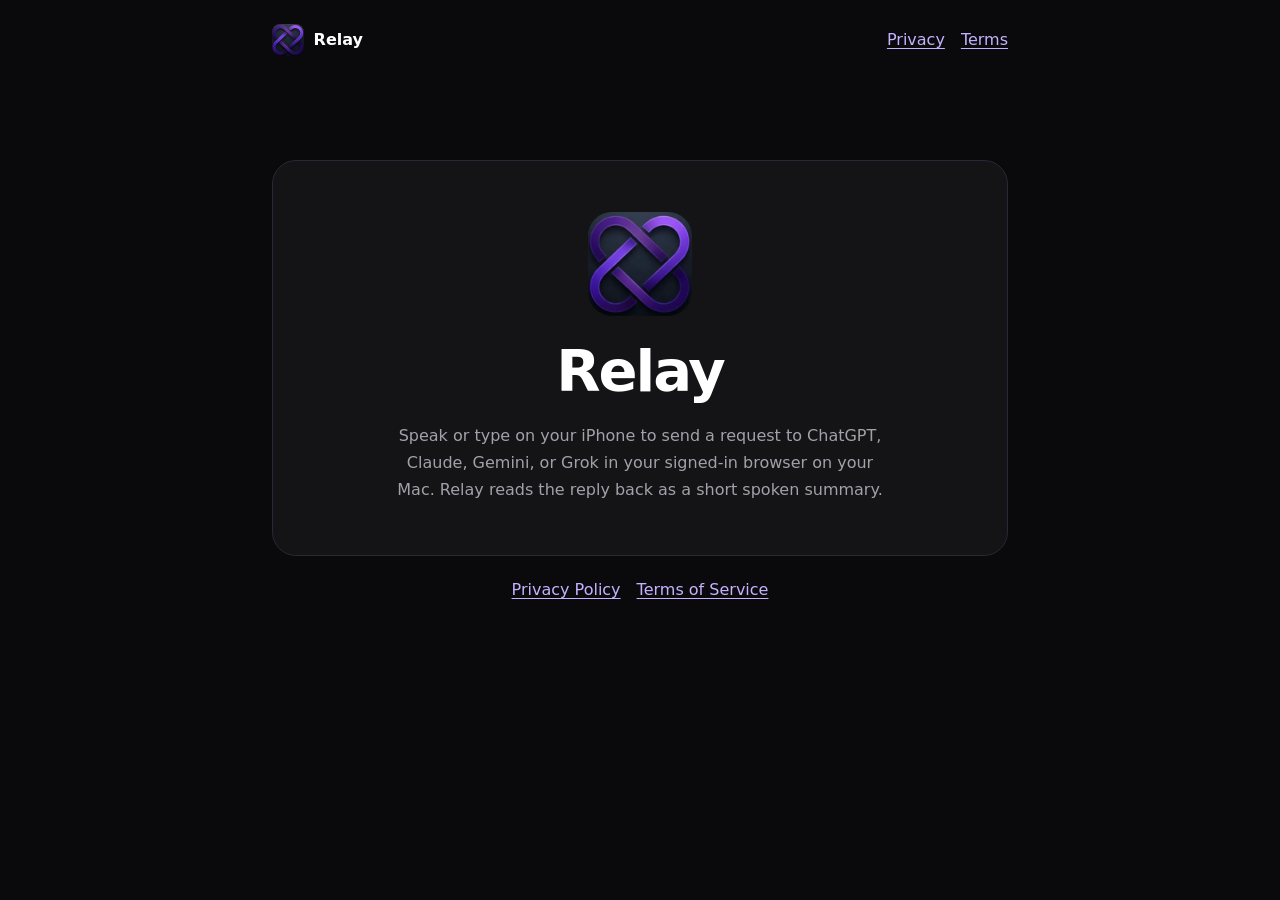
<file: docs/index.html>
<!doctype html>
<html lang="en"><head><meta charset="utf-8"><meta name="viewport" content="width=device-width,initial-scale=1">
<meta name="theme-color" content="#0A0A0C"><title>Relay · Hands-free AI</title>
<link rel="icon" type="image/png" href="./assets/relay-logo.png">
<link rel="stylesheet" href="./assets/site.css"></head><body><div class="layout">
<header class="top"><a class="brand" href="./index.html"><img src="./assets/relay-logo.png" alt="">Relay</a>
<nav aria-label="Legal"><a href="./privacy.html">Privacy</a><a href="./terms.html">Terms</a></nav></header>
<main class="card hero"><img src="./assets/relay-logo.png" alt=""><h1>Relay</h1>
<p>Speak or type on your iPhone to send a request to ChatGPT, Claude, Gemini, or Grok in your signed-in browser on your Mac. Relay reads the reply back as a short spoken summary.</p></main>
<footer><nav aria-label="Footer"><a href="./privacy.html">Privacy Policy</a><a href="./terms.html">Terms of Service</a></nav></footer>
</div></body></html>
</file>
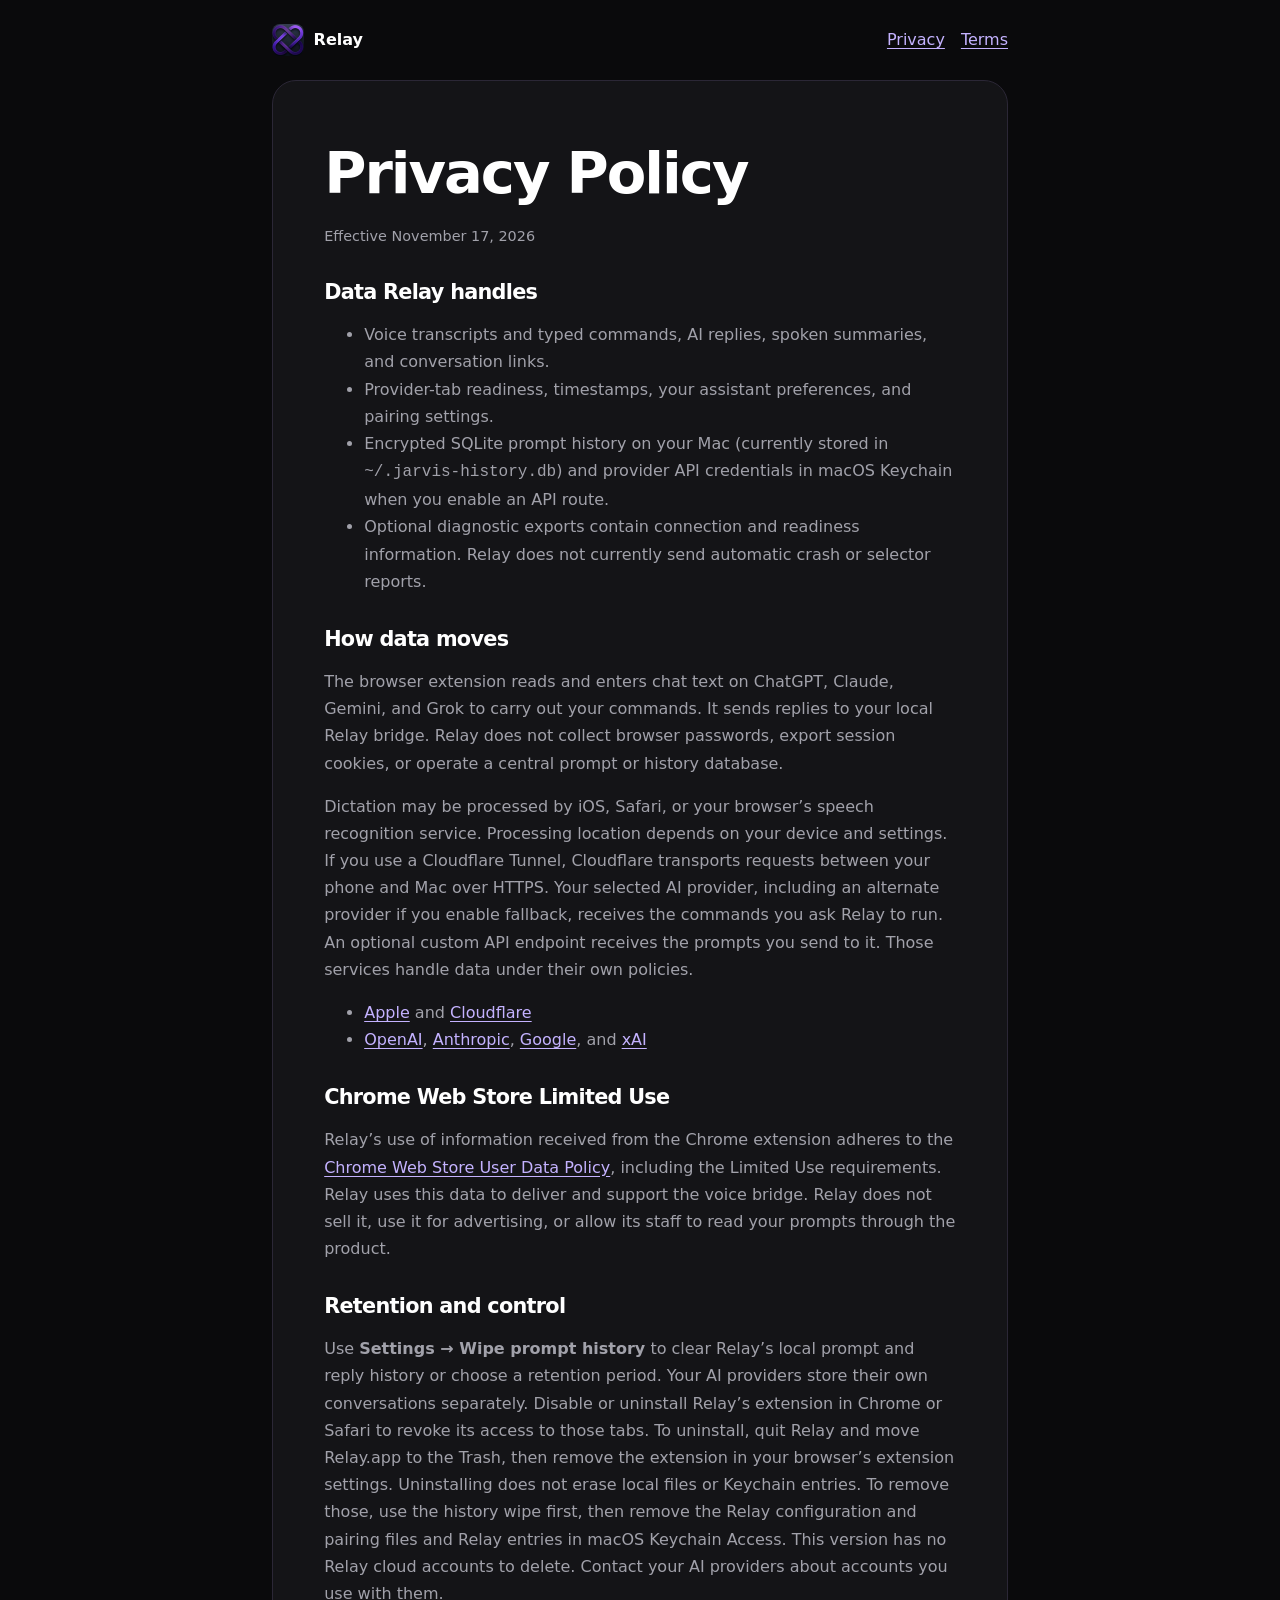
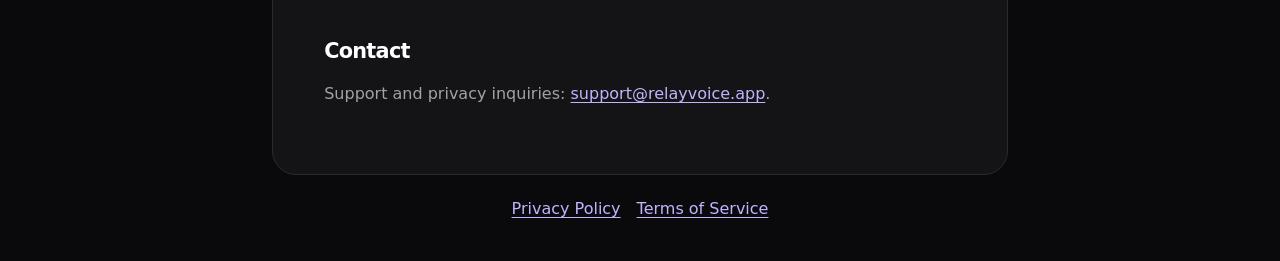
<file: docs/privacy.html>
<!doctype html>
<html lang="en"><head><meta charset="utf-8"><meta name="viewport" content="width=device-width,initial-scale=1">
<meta name="theme-color" content="#0A0A0C"><title>Relay · Privacy Policy</title>
<link rel="icon" type="image/png" href="./assets/relay-logo.png">
<link rel="stylesheet" href="./assets/site.css"></head><body><div class="layout">
<header class="top"><a class="brand" href="./index.html"><img src="./assets/relay-logo.png" alt="">Relay</a>
<nav aria-label="Legal"><a href="./privacy.html">Privacy</a><a href="./terms.html">Terms</a></nav></header>
<main class="card">
<h1>Privacy Policy</h1><p class="effective">Effective November 17, 2026</p>
<h2>Data Relay handles</h2>
<ul><li>Voice transcripts and typed commands, AI replies, spoken summaries, and conversation links.</li><li>Provider-tab readiness, timestamps, your assistant preferences, and pairing settings.</li><li>Encrypted SQLite prompt history on your Mac (currently stored in <code>~/.jarvis-history.db</code>) and provider API credentials in macOS Keychain when you enable an API route.</li><li>Optional diagnostic exports contain connection and readiness information. Relay does not currently send automatic crash or selector reports.</li></ul>
<h2>How data moves</h2>
<p>The browser extension reads and enters chat text on ChatGPT, Claude, Gemini, and Grok to carry out your commands. It sends replies to your local Relay bridge. Relay does not collect browser passwords, export session cookies, or operate a central prompt or history database.</p>
<p>Dictation may be processed by iOS, Safari, or your browser’s speech recognition service. Processing location depends on your device and settings. If you use a Cloudflare Tunnel, Cloudflare transports requests between your phone and Mac over HTTPS. Your selected AI provider, including an alternate provider if you enable fallback, receives the commands you ask Relay to run. An optional custom API endpoint receives the prompts you send to it. Those services handle data under their own policies.</p>
<ul><li><a href="https://www.apple.com/legal/privacy/">Apple</a> and <a href="https://www.cloudflare.com/privacypolicy/">Cloudflare</a></li><li><a href="https://openai.com/policies/privacy-policy/">OpenAI</a>, <a href="https://www.anthropic.com/legal/privacy">Anthropic</a>, <a href="https://policies.google.com/privacy">Google</a>, and <a href="https://x.ai/legal/privacy-policy">xAI</a></li></ul>
<h2>Chrome Web Store Limited Use</h2>
<p>Relay’s use of information received from the Chrome extension adheres to the <a href="https://developer.chrome.com/docs/webstore/program-policies/user-data">Chrome Web Store User Data Policy</a>, including the Limited Use requirements. Relay uses this data to deliver and support the voice bridge. Relay does not sell it, use it for advertising, or allow its staff to read your prompts through the product.</p>
<h2>Retention and control</h2>
<p>Use <strong>Settings → Wipe prompt history</strong> to clear Relay’s local prompt and reply history or choose a retention period. Your AI providers store their own conversations separately. Disable or uninstall Relay’s extension in Chrome or Safari to revoke its access to those tabs. To uninstall, quit Relay and move Relay.app to the Trash, then remove the extension in your browser’s extension settings. Uninstalling does not erase local files or Keychain entries. To remove those, use the history wipe first, then remove the Relay configuration and pairing files and Relay entries in macOS Keychain Access. This version has no Relay cloud accounts to delete. Contact your AI providers about accounts you use with them.</p>
<h2>Contact</h2><p>Support and privacy inquiries: <a href="mailto:support@relayvoice.app">support@relayvoice.app</a>.</p>
</main>
<footer><nav aria-label="Footer"><a href="./privacy.html">Privacy Policy</a><a href="./terms.html">Terms of Service</a></nav></footer>
</div></body></html>
</file>
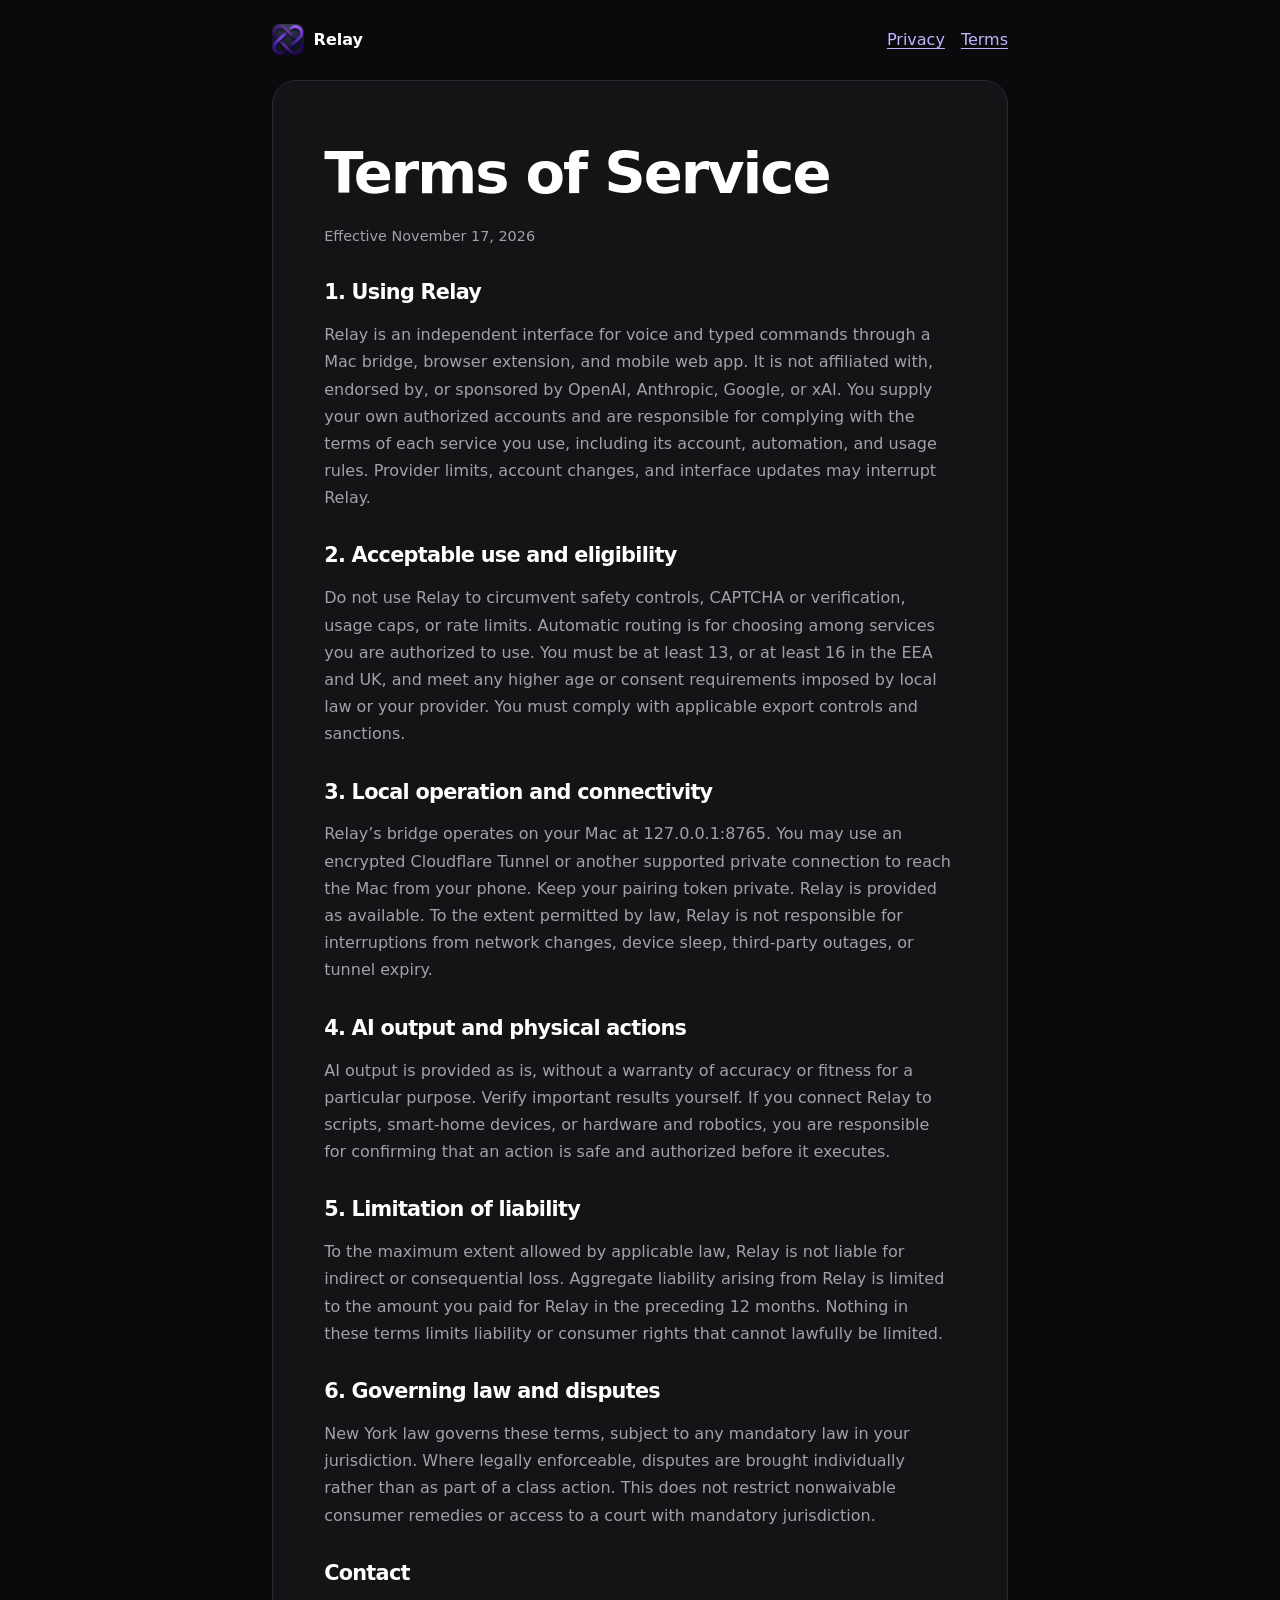
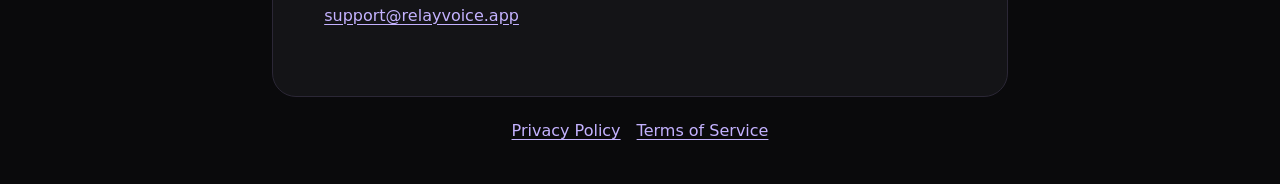
<file: docs/terms.html>
<!doctype html>
<html lang="en"><head><meta charset="utf-8"><meta name="viewport" content="width=device-width,initial-scale=1">
<meta name="theme-color" content="#0A0A0C"><title>Relay · Terms of Service</title>
<link rel="icon" type="image/png" href="./assets/relay-logo.png">
<link rel="stylesheet" href="./assets/site.css"></head><body><div class="layout">
<header class="top"><a class="brand" href="./index.html"><img src="./assets/relay-logo.png" alt="">Relay</a>
<nav aria-label="Legal"><a href="./privacy.html">Privacy</a><a href="./terms.html">Terms</a></nav></header>
<main class="card">
<h1>Terms of Service</h1><p class="effective">Effective November 17, 2026</p>
<h2>1. Using Relay</h2>
<p>Relay is an independent interface for voice and typed commands through a Mac bridge, browser extension, and mobile web app. It is not affiliated with, endorsed by, or sponsored by OpenAI, Anthropic, Google, or xAI. You supply your own authorized accounts and are responsible for complying with the terms of each service you use, including its account, automation, and usage rules. Provider limits, account changes, and interface updates may interrupt Relay.</p>
<h2>2. Acceptable use and eligibility</h2>
<p>Do not use Relay to circumvent safety controls, CAPTCHA or verification, usage caps, or rate limits. Automatic routing is for choosing among services you are authorized to use. You must be at least 13, or at least 16 in the EEA and UK, and meet any higher age or consent requirements imposed by local law or your provider. You must comply with applicable export controls and sanctions.</p>
<h2>3. Local operation and connectivity</h2>
<p>Relay’s bridge operates on your Mac at 127.0.0.1:8765. You may use an encrypted Cloudflare Tunnel or another supported private connection to reach the Mac from your phone. Keep your pairing token private. Relay is provided as available. To the extent permitted by law, Relay is not responsible for interruptions from network changes, device sleep, third-party outages, or tunnel expiry.</p>
<h2>4. AI output and physical actions</h2>
<p>AI output is provided as is, without a warranty of accuracy or fitness for a particular purpose. Verify important results yourself. If you connect Relay to scripts, smart-home devices, or hardware and robotics, you are responsible for confirming that an action is safe and authorized before it executes.</p>
<h2>5. Limitation of liability</h2>
<p>To the maximum extent allowed by applicable law, Relay is not liable for indirect or consequential loss. Aggregate liability arising from Relay is limited to the amount you paid for Relay in the preceding 12 months. Nothing in these terms limits liability or consumer rights that cannot lawfully be limited.</p>
<h2>6. Governing law and disputes</h2>
<p>New York law governs these terms, subject to any mandatory law in your jurisdiction. Where legally enforceable, disputes are brought individually rather than as part of a class action. This does not restrict nonwaivable consumer remedies or access to a court with mandatory jurisdiction.</p>
<h2>Contact</h2><p><a href="mailto:support@relayvoice.app">support@relayvoice.app</a></p>
</main>
<footer><nav aria-label="Footer"><a href="./privacy.html">Privacy Policy</a><a href="./terms.html">Terms of Service</a></nav></footer>
</div></body></html>
</file>
<file: docs/assets/site.css>
:root{color-scheme:dark;--bg:#0a0a0c;--card:#141417;--ink:#fff;--muted:#a1a1aa;--accent:#c4b2ff;--line:#2b2736}
*{box-sizing:border-box}body{margin:0;background:var(--bg);color:var(--ink);font:16px/1.7 system-ui,sans-serif}
.layout{width:min(100% - 2rem,46rem);margin:auto}.top{display:flex;justify-content:space-between;align-items:center;gap:1rem;padding:1.5rem 0}
.brand{display:inline-flex;align-items:center;gap:.6rem;text-decoration:none;font-weight:700;color:var(--ink)}.brand img{width:32px;height:32px;border-radius:8px}
nav{display:flex;gap:1rem;flex-wrap:wrap}a{color:var(--accent);text-underline-offset:.2em}a:focus-visible{outline:2px solid var(--accent);outline-offset:.25rem}
.card{padding:clamp(1.4rem,5vw,3.2rem);background:var(--card);border:1px solid var(--line);border-radius:1.5rem}
h1,h2{line-height:1.2;letter-spacing:-.035em}h1{font-size:clamp(2rem,7vw,3.6rem);margin:.4rem 0 1rem}h2{font-size:1.3rem;margin:2rem 0 .65rem}
p,li{color:var(--muted)}.effective{font-size:.9rem}.hero{text-align:center;margin-top:clamp(1rem,9vh,5rem)}.hero img{display:block;width:104px;height:104px;margin:0 auto 1.3rem;border-radius:24px}.hero p{max-width:31rem;margin:0 auto}
footer{padding:1.25rem 0 2.5rem}footer nav{justify-content:center}
</file>
